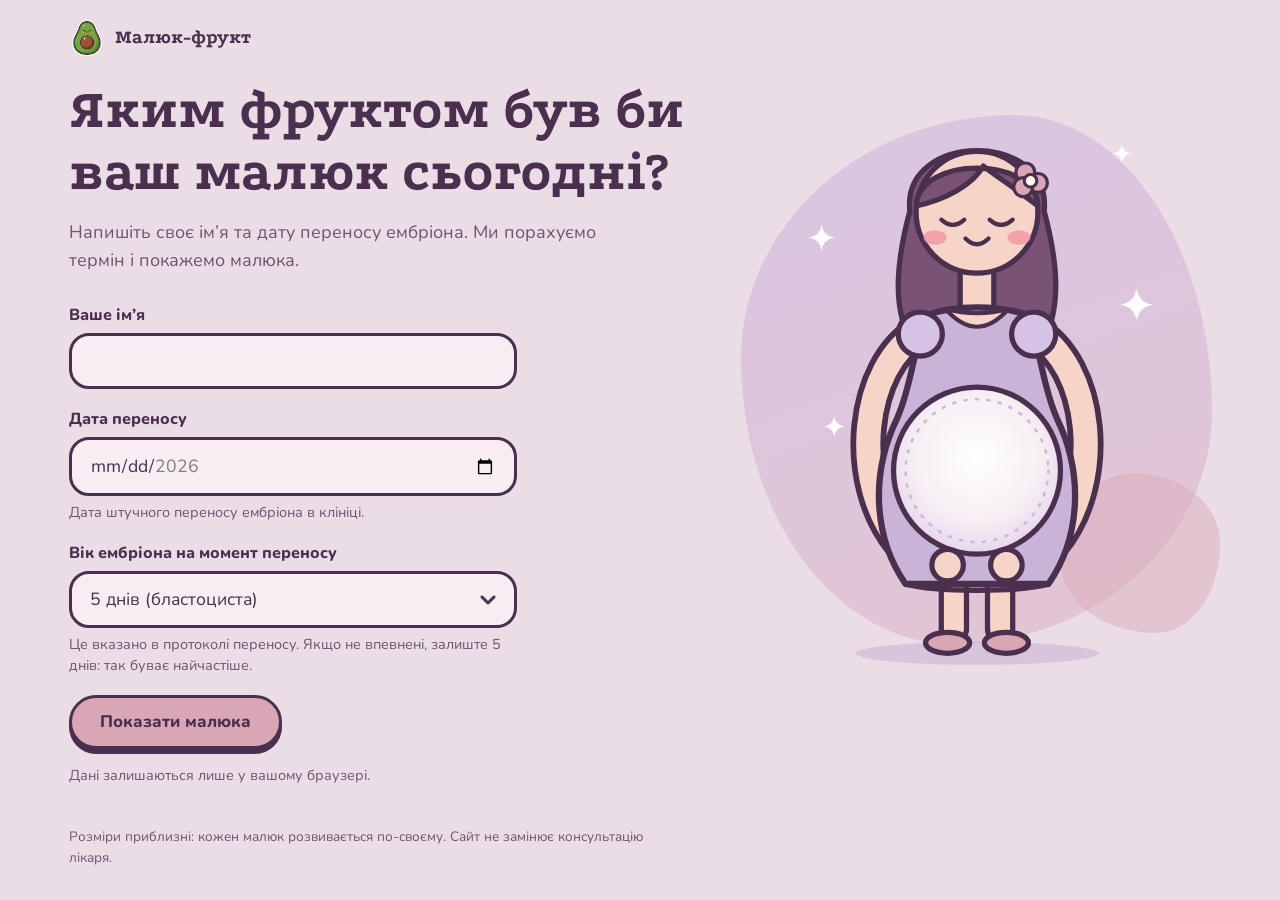
<file: index.html>
<!doctype html>
<html lang="uk">
<head>
  <meta charset="utf-8">
  <meta name="viewport" content="width=device-width, initial-scale=1">
  <meta name="theme-color" content="#EADDE6">
  <meta name="description" content="Вкажіть дату переносу ембріона та дізнайтеся, на який фрукт сьогодні схожий ваш малюк.">
  <title>Малюк-фрукт</title>
  <link rel="icon" href="fruits/week-16.webp">
  <link rel="preconnect" href="https://fonts.googleapis.com">
  <link rel="preconnect" href="https://fonts.gstatic.com" crossorigin>
  <link href="https://fonts.googleapis.com/css2?family=Nunito:wght@400;600;700;800&family=Podkova:wght@600;800&display=swap" rel="stylesheet">
  <link rel="stylesheet" href="style.css?v=12">
</head>
<body>
  <div class="page">
    <header class="top">
      <img src="fruits/week-16.webp" alt="" width="36" height="36">
      <span>Малюк-фрукт</span>
    </header>

    <main class="stage" id="stage" data-screen="form">
      <section class="copy">
        <!-- Екран 1: реєстрація -->
        <div id="screen-form">
          <h1>Яким фруктом був би ваш малюк сьогодні?</h1>
          <p class="lead">Напишіть своє ім’я та дату переносу ембріона. Ми порахуємо термін і покажемо малюка.</p>

          <form id="form" novalidate>
            <div class="field">
              <label for="name">Ваше ім’я</label>
              <input id="name" name="name" type="text" maxlength="30" autocomplete="given-name" aria-describedby="name-error" required>
              <p class="error" id="name-error" role="alert"></p>
            </div>
            <div class="field">
              <label for="date">Дата переносу</label>
              <input id="date" name="date" type="date" aria-describedby="date-hint date-error" required>
              <p class="hint" id="date-hint">Дата штучного переносу ембріона в клініці.</p>
              <p class="error" id="date-error" role="alert"></p>
            </div>
            <div class="field">
              <label for="day">Вік ембріона на момент переносу</label>
              <select id="day" name="day" aria-describedby="day-hint">
                <option value="5" selected>5 днів (бластоциста)</option>
                <option value="3">3 дні</option>
                <option value="6">6 днів</option>
              </select>
              <p class="hint" id="day-hint">Це вказано в протоколі переносу. Якщо не впевнені, залиште 5 днів: так буває найчастіше.</p>
            </div>
            <button class="btn btn--primary" type="submit">Показати малюка</button>
            <p class="hint hint--privacy">Дані залишаються лише у вашому браузері.</p>
          </form>
        </div>

        <!-- Екран 2: результат -->
        <div id="screen-result" hidden>
          <h1 id="result-title" tabindex="-1" aria-live="polite"></h1>
          <p class="lead" id="result-sub"></p>

          <dl class="facts" id="facts">
            <div class="fact">
              <dt>Довжина</dt>
              <dd id="fact-height"></dd>
            </div>
            <div class="fact">
              <dt>Вага</dt>
              <dd id="fact-weight"></dd>
            </div>
          </dl>

          <div class="progress" id="progress" role="group" aria-label="Прогрес вагітності">
            <svg class="ring" viewBox="0 0 72 72" aria-hidden="true">
              <circle class="ring__track" cx="36" cy="36" r="30"/>
              <circle class="ring__bar" id="ring-bar" cx="36" cy="36" r="30"/>
              <text class="ring__text" id="ring-text" x="36" y="41" text-anchor="middle"></text>
            </svg>
            <div>
              <p class="progress__title" id="progress-title"></p>
              <p class="progress__sub" id="progress-sub"></p>
            </div>
          </div>

          <p class="story" id="result-fact"></p>
          <p class="due" id="result-due"></p>

          <div class="actions">
            <button class="btn btn--primary" type="button" id="share">Поділитися малюком</button>
            <button class="btn btn--ghost" type="button" id="back-today" hidden>Повернутися до поточного тижня</button>
            <button class="btn btn--ghost" type="button" id="edit">Змінити дані</button>
          </div>
          <p class="hint" id="share-status" role="status"></p>
        </div>
      </section>

      <figure class="figure" aria-label="Малюнок: майбутня мама, у животику в неї малюк у вигляді фрукта">
        <div class="figure__blob figure__blob--a"></div>
        <div class="figure__blob figure__blob--b"></div>

        <svg class="mom" viewBox="0 0 400 560" role="img" aria-label="Мультяшна майбутня мама, що обіймає животик" xmlns="http://www.w3.org/2000/svg">
          <defs>
            <radialGradient id="glow" cx="50%" cy="42%" r="62%">
              <stop offset="0" stop-color="#FFFFFF"/>
              <stop offset=".65" stop-color="#F6EEF3"/>
              <stop offset="1" stop-color="#E4D2EC"/>
            </radialGradient>
            <path id="spark" d="M0-14Q1.5-1.5 14 0Q1.5 1.5 0 14Q-1.5 1.5-14 0Q-1.5-1.5 0-14Z"/>
          </defs>

          <g stroke-linejoin="round" stroke-linecap="round">
            <ellipse cx="200" cy="546" rx="116" ry="11" fill="#C9B3D6" opacity=".55"/>

            <!-- ноги и туфли -->
            <rect x="166" y="470" width="24" height="64" rx="11" fill="#F6D5C8" stroke="#4A2F4F" stroke-width="5"/>
            <rect x="210" y="470" width="24" height="64" rx="11" fill="#F6D5C8" stroke="#4A2F4F" stroke-width="5"/>
            <ellipse cx="172" cy="536" rx="21" ry="10" fill="#D9A6B5" stroke="#4A2F4F" stroke-width="5"/>
            <ellipse cx="228" cy="536" rx="21" ry="10" fill="#D9A6B5" stroke="#4A2F4F" stroke-width="5"/>

            <!-- волосся ззаду -->
            <path d="M136 125C128 48 272 48 264 125C276 170 282 215 262 252C240 264 160 264 138 252C118 215 124 170 136 125Z" fill="#7A5275" stroke="#4A2F4F" stroke-width="5"/>

            <!-- шея -->
            <path d="M184 168L184 222C194 232 206 232 216 222L216 168Z" fill="#F6D5C8" stroke="#4A2F4F" stroke-width="5"/>

            <!-- руки (под платьем) -->
            <path d="M146 240C90 272 78 382 128 442C142 458 158 464 172 462" fill="none" stroke="#4A2F4F" stroke-width="34"/>
            <path d="M254 240C310 272 322 382 272 442C258 458 242 464 228 462" fill="none" stroke="#4A2F4F" stroke-width="34"/>
            <path d="M146 240C90 272 78 382 128 442C142 458 158 464 172 462" fill="none" stroke="#F6D5C8" stroke-width="23"/>
            <path d="M254 240C310 272 322 382 272 442C258 458 242 464 228 462" fill="none" stroke="#F6D5C8" stroke-width="23"/>

            <!-- платье -->
            <path d="M152 224C178 214 222 214 248 224C262 262 262 290 276 322C304 380 296 440 268 480L132 480C104 440 96 380 124 322C138 290 138 262 152 224Z" fill="#C9B3D6" stroke="#4A2F4F" stroke-width="6"/>
            <path d="M132 480C160 488 240 488 268 480" fill="none" stroke="#4A2F4F" stroke-width="5"/>
            <!-- виріз -->
            <path d="M170 218Q200 252 230 218Q200 226 170 218Z" fill="#F6D5C8" stroke="#4A2F4F" stroke-width="4"/>

            <!-- рукава-фонарики -->
            <circle cx="146" cy="242" r="21" fill="#D6C2E2" stroke="#4A2F4F" stroke-width="5"/>
            <circle cx="254" cy="242" r="21" fill="#D6C2E2" stroke="#4A2F4F" stroke-width="5"/>

            <!-- віконце на животику -->
            <circle cx="200" cy="372" r="82" fill="#4A2F4F"/>
            <circle cx="200" cy="372" r="77" fill="url(#glow)"/>
            <circle cx="200" cy="372" r="68" fill="none" stroke="#C9B3D6" stroke-width="2.5" stroke-dasharray="2 9" opacity=".9"/>

            <!-- руки-ладони поверх -->
            <circle cx="172" cy="462" r="15" fill="#F6D5C8" stroke="#4A2F4F" stroke-width="5"/>
            <circle cx="228" cy="462" r="15" fill="#F6D5C8" stroke="#4A2F4F" stroke-width="5"/>

            <!-- голова -->
            <circle cx="200" cy="126" r="58" fill="#F6D5C8" stroke="#4A2F4F" stroke-width="5"/>
            <path d="M142 120C144 72 256 72 258 120C240 106 222 94 206 82C196 100 170 114 142 120Z" fill="#7A5275" stroke="#4A2F4F" stroke-width="5"/>
            <!-- цветок в волосах -->
            <g stroke="#4A2F4F" stroke-width="3">
              <circle cx="246" cy="88" r="9" fill="#D9A6B5"/>
              <circle cx="258" cy="98" r="9" fill="#D9A6B5"/>
              <circle cx="244" cy="102" r="9" fill="#D9A6B5"/>
              <circle cx="251" cy="96" r="6" fill="#FFF8E6"/>
            </g>
            <!-- лицо -->
            <path d="M166 133Q177 143 188 133" fill="none" stroke="#4A2F4F" stroke-width="4"/>
            <path d="M212 133Q223 143 234 133" fill="none" stroke="#4A2F4F" stroke-width="4"/>
            <path d="M189 151Q200 162 211 151" fill="none" stroke="#4A2F4F" stroke-width="4"/>
            <ellipse cx="160" cy="150" rx="11" ry="7" fill="#F28FA0" opacity=".75" stroke="none"/>
            <ellipse cx="240" cy="150" rx="11" ry="7" fill="#F28FA0" opacity=".75" stroke="none"/>
          </g>

          <g fill="#FFFFFF" opacity=".95">
            <g transform="translate(52 150) scale(.9)"><use class="spark" href="#spark"/></g>
            <g transform="translate(352 214) scale(1.15)"><use class="spark spark--2" href="#spark"/></g>
            <g transform="translate(64 330) scale(.7)"><use class="spark spark--3" href="#spark"/></g>
            <g transform="translate(338 70) scale(.65)"><use class="spark spark--4" href="#spark"/></g>
          </g>
        </svg>

        <div class="window" aria-hidden="true">
          <img id="fruit" alt="" width="512" height="512" decoding="async">
        </div>

        <button class="arrow arrow--prev" id="prev" type="button" aria-label="Попередній тиждень" hidden>
          <svg viewBox="0 0 24 24" aria-hidden="true"><path d="M15 4 7 12l8 8"/></svg>
        </button>
        <button class="arrow arrow--next" id="next" type="button" aria-label="Наступний тиждень" hidden>
          <svg viewBox="0 0 24 24" aria-hidden="true"><path d="m9 4 8 8-8 8"/></svg>
        </button>
      </figure>
    </main>

    <!-- Найближчі події -->
    <section class="upcoming" id="upcoming" hidden aria-labelledby="upcoming-title">
      <h2 id="upcoming-title">Найближчі події</h2>
      <ul class="events" id="events"></ul>
      <p class="hint">Дати орієнтовні й пораховані від переносу. Точні терміни призначає ваш лікар.</p>
    </section>

    <!-- Шкала тижнів -->
    <section class="timeline" id="timeline" hidden aria-labelledby="timeline-title">
      <h2 id="timeline-title">Натисніть на тиждень, щоб побачити, яким малюк був або буде</h2>
      <ol class="weeks" id="weeks"></ol>
      <div class="weeks-ends"><span>4-й тиждень</span><span>40-й тиждень</span></div>
    </section>

    <footer class="foot">
      Розміри приблизні: кожен малюк розвивається по-своєму. Сайт не замінює консультацію лікаря.
    </footer>
  </div>

  <noscript><p style="padding:24px">Для роботи сайту потрібен JavaScript.</p></noscript>
  <script src="app.js?v=12"></script>
</body>
</html>
</file>
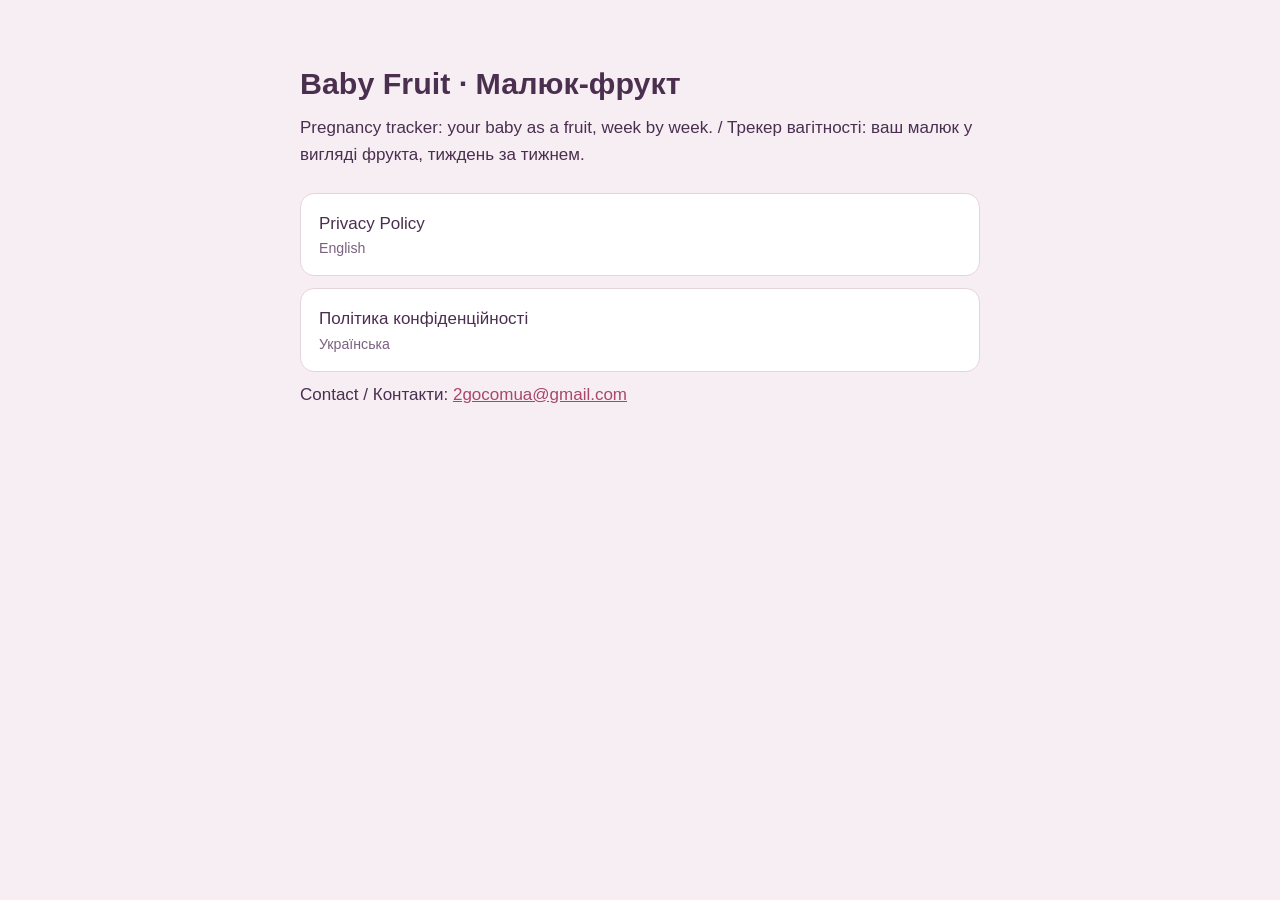
<file: legal/index.html>
<!doctype html>
<html lang="en">
<head>
<meta charset="utf-8">
<meta name="viewport" content="width=device-width, initial-scale=1">
<title>Baby Fruit</title>
<link rel="stylesheet" href="style.css">
</head>
<body>
<nav></nav>
<main>
<h1>Baby Fruit · Малюк-фрукт</h1>
<p>Pregnancy tracker: your baby as a fruit, week by week. / Трекер вагітності: ваш малюк у вигляді фрукта, тиждень за тижнем.</p>
<div class="cards">
<a class="card" href="privacy/en/">Privacy Policy<small>English</small></a>
<a class="card" href="privacy/uk/">Політика конфіденційності<small>Українська</small></a>
</div>
<p>Contact / Контакти: <a href="mailto:2gocomua@gmail.com">2gocomua@gmail.com</a></p>
</main>
</body>
</html>
</file>
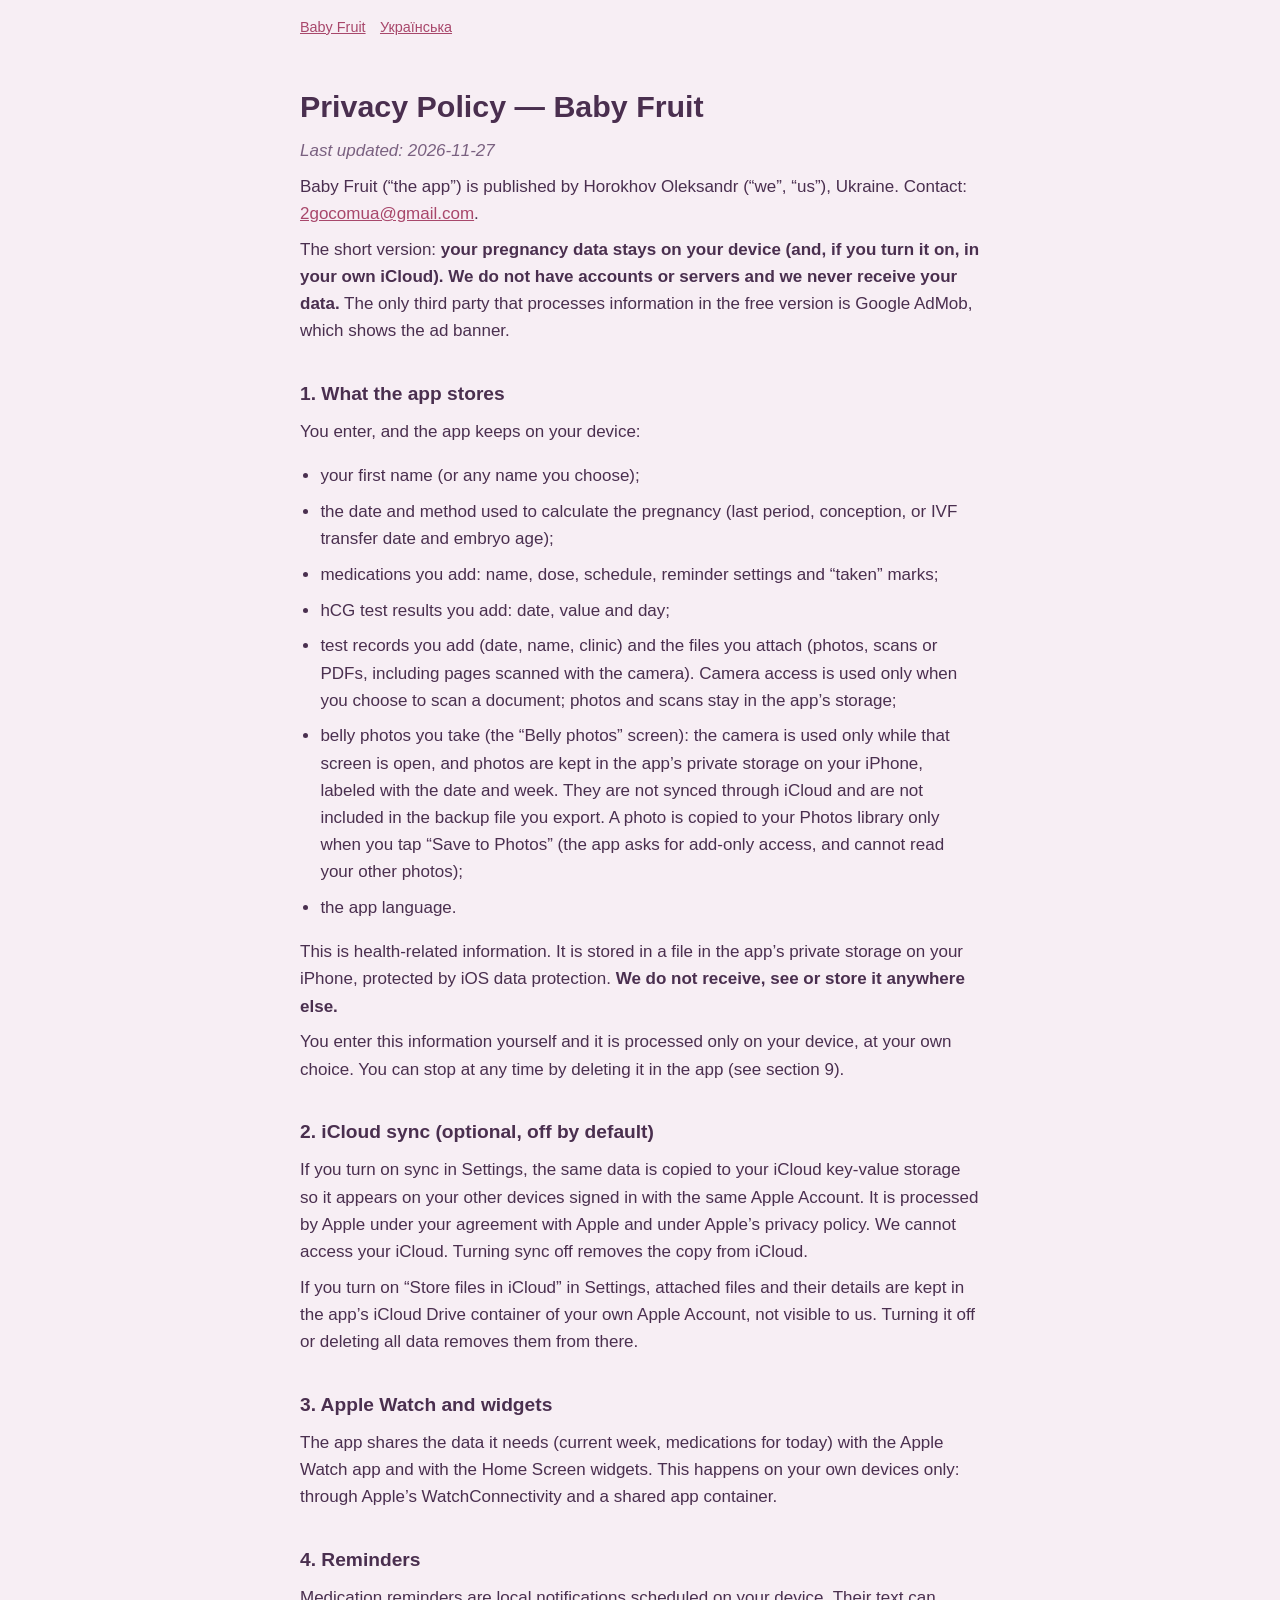
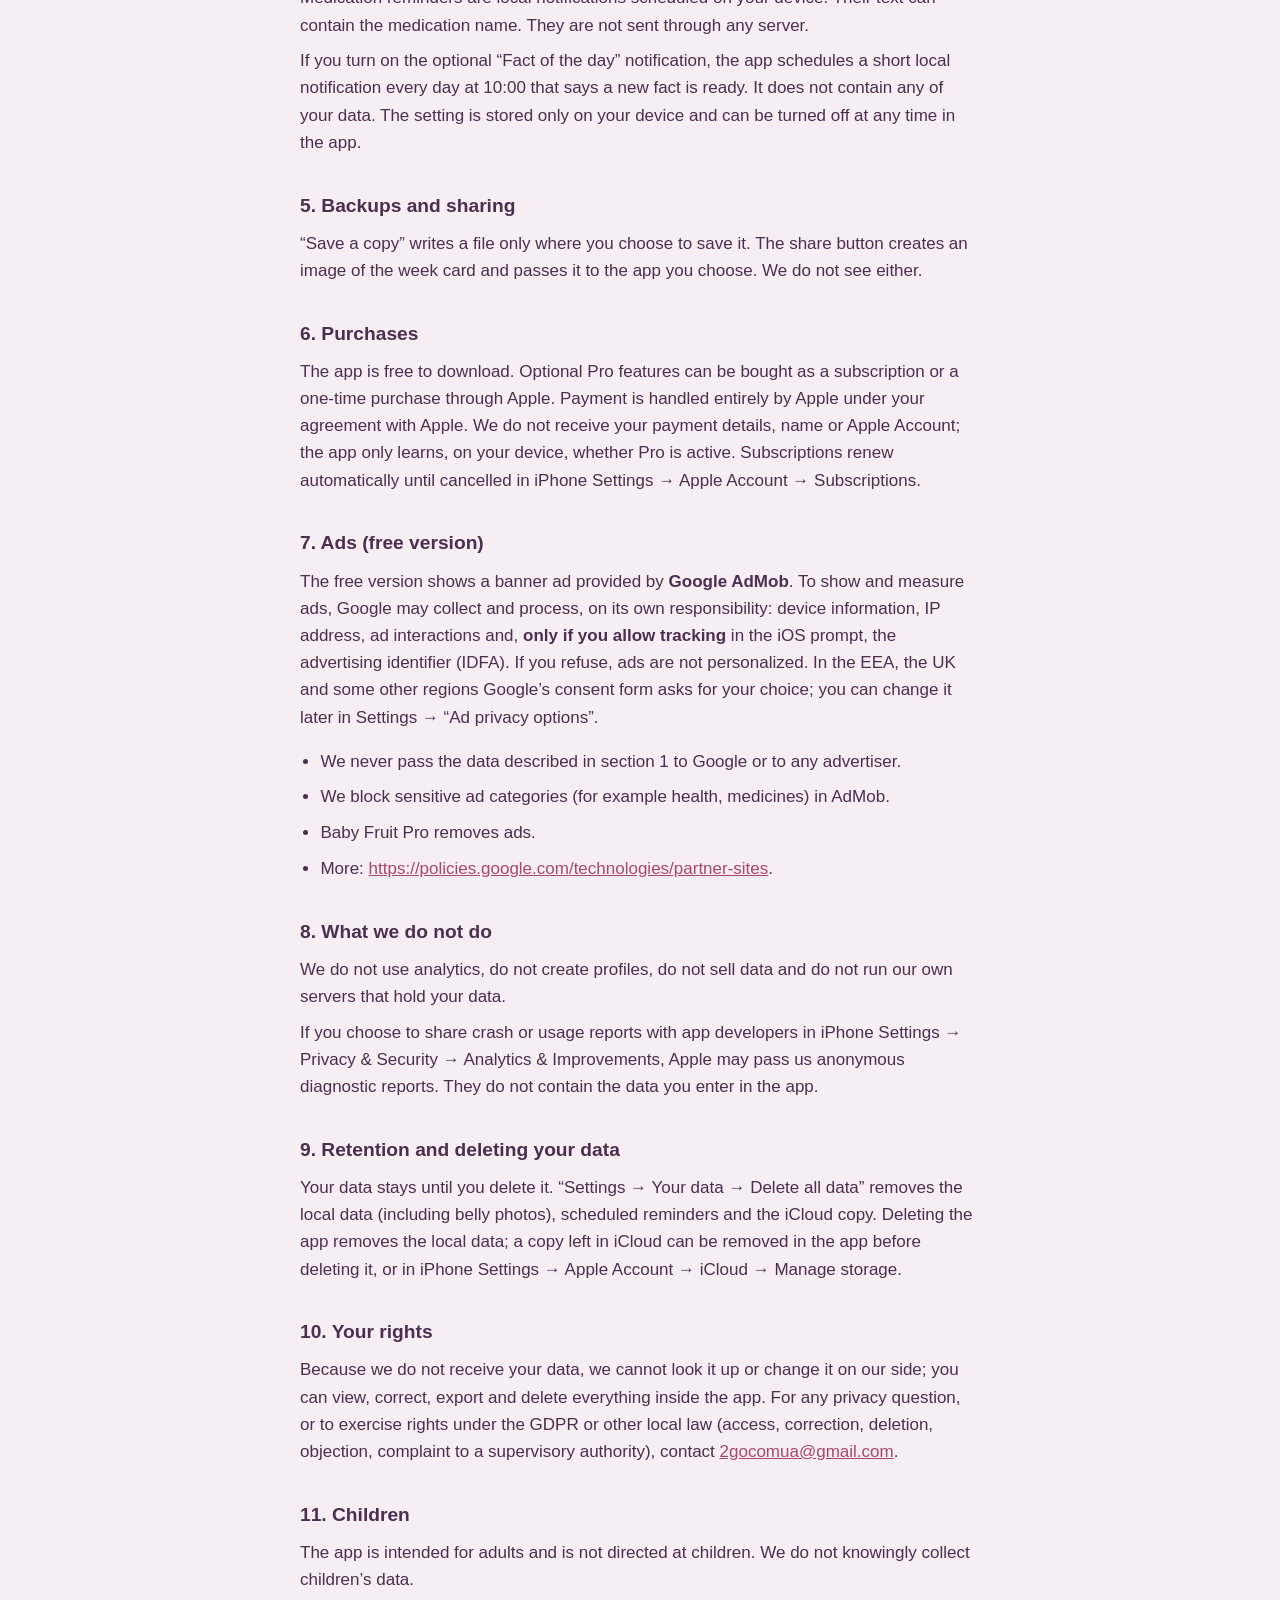
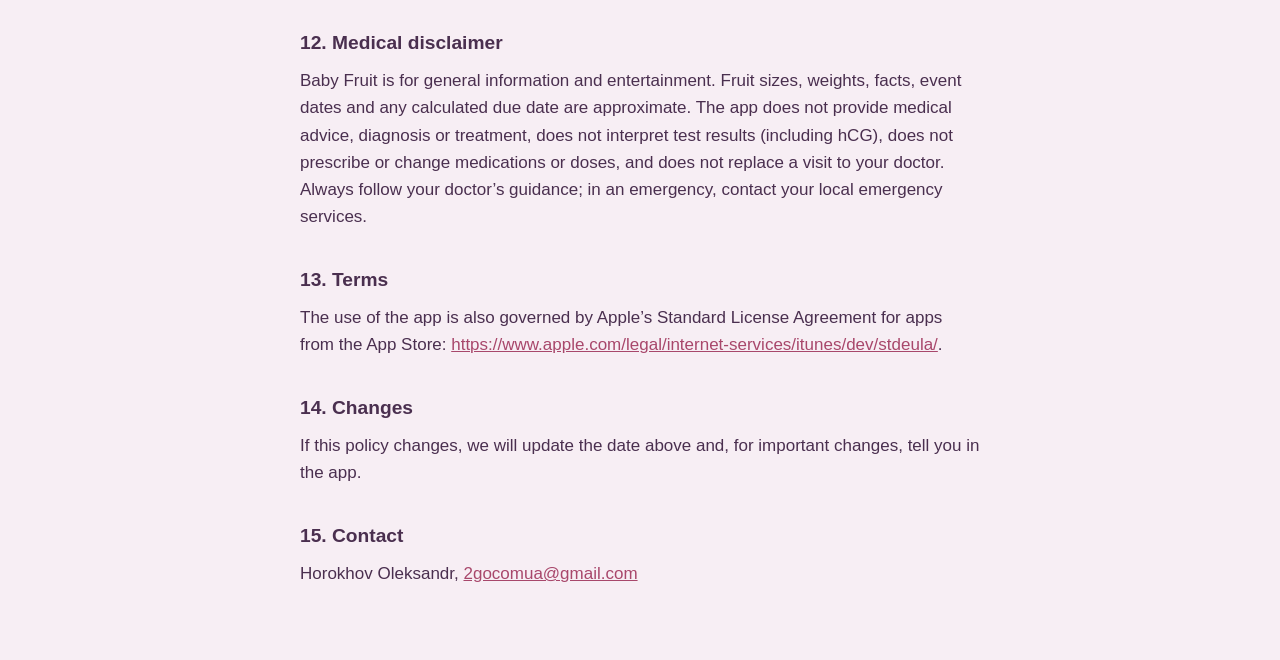
<file: legal/privacy/en/index.html>
<!doctype html>
<html lang="en">
<head>
<meta charset="utf-8">
<meta name="viewport" content="width=device-width, initial-scale=1">
<title>Privacy Policy — Baby Fruit</title>
<link rel="stylesheet" href="../../style.css">
</head>
<body>
<nav><a href="../../">Baby Fruit</a><a href="../../privacy/uk/">Українська</a></nav>
<main>
<h1>Privacy Policy — Baby Fruit</h1>
<p><em>Last updated: 2026-11-27</em></p>
<p>Baby Fruit (“the app”) is published by Horokhov Oleksandr (“we”, “us”), Ukraine. Contact: <a href="mailto:2gocomua@gmail.com">2gocomua@gmail.com</a>.</p>
<p>The short version: <strong>your pregnancy data stays on your device (and, if you turn it on, in your own iCloud). We do not have accounts or servers and we never receive your data.</strong> The only third party that processes information in the free version is Google AdMob, which shows the ad banner.</p>
<h2>1. What the app stores</h2>
<p>You enter, and the app keeps on your device:</p>
<ul><li>your first name (or any name you choose);</li><li>the date and method used to calculate the pregnancy (last period, conception, or IVF transfer date and embryo age);</li><li>medications you add: name, dose, schedule, reminder settings and “taken” marks;</li><li>hCG test results you add: date, value and day;</li><li>test records you add (date, name, clinic) and the files you attach (photos, scans or PDFs, including pages scanned with the camera). Camera access is used only when you choose to scan a document; photos and scans stay in the app’s storage;</li><li>belly photos you take (the “Belly photos” screen): the camera is used only while that screen is open, and photos are kept in the app’s private storage on your iPhone, labeled with the date and week. They are not synced through iCloud and are not included in the backup file you export. A photo is copied to your Photos library only when you tap “Save to Photos” (the app asks for add-only access, and cannot read your other photos);</li><li>the app language.</li></ul>
<p>This is health-related information. It is stored in a file in the app’s private storage on your iPhone, protected by iOS data protection. <strong>We do not receive, see or store it anywhere else.</strong></p>
<p>You enter this information yourself and it is processed only on your device, at your own choice. You can stop at any time by deleting it in the app (see section 9).</p>
<h2>2. iCloud sync (optional, off by default)</h2>
<p>If you turn on sync in Settings, the same data is copied to your iCloud key-value storage so it appears on your other devices signed in with the same Apple Account. It is processed by Apple under your agreement with Apple and under Apple’s privacy policy. We cannot access your iCloud. Turning sync off removes the copy from iCloud.</p>
<p>If you turn on “Store files in iCloud” in Settings, attached files and their details are kept in the app’s iCloud Drive container of your own Apple Account, not visible to us. Turning it off or deleting all data removes them from there.</p>
<h2>3. Apple Watch and widgets</h2>
<p>The app shares the data it needs (current week, medications for today) with the Apple Watch app and with the Home Screen widgets. This happens on your own devices only: through Apple’s WatchConnectivity and a shared app container.</p>
<h2>4. Reminders</h2>
<p>Medication reminders are local notifications scheduled on your device. Their text can contain the medication name. They are not sent through any server.</p>
<p>If you turn on the optional “Fact of the day” notification, the app schedules a short local notification every day at 10:00 that says a new fact is ready. It does not contain any of your data. The setting is stored only on your device and can be turned off at any time in the app.</p>
<h2>5. Backups and sharing</h2>
<p>“Save a copy” writes a file only where you choose to save it. The share button creates an image of the week card and passes it to the app you choose. We do not see either.</p>
<h2>6. Purchases</h2>
<p>The app is free to download. Optional Pro features can be bought as a subscription or a one-time purchase through Apple. Payment is handled entirely by Apple under your agreement with Apple. We do not receive your payment details, name or Apple Account; the app only learns, on your device, whether Pro is active. Subscriptions renew automatically until cancelled in iPhone Settings → Apple Account → Subscriptions.</p>
<h2>7. Ads (free version)</h2>
<p>The free version shows a banner ad provided by <strong>Google AdMob</strong>. To show and measure ads, Google may collect and process, on its own responsibility: device information, IP address, ad interactions and, <strong>only if you allow tracking</strong> in the iOS prompt, the advertising identifier (IDFA). If you refuse, ads are not personalized. In the EEA, the UK and some other regions Google’s consent form asks for your choice; you can change it later in Settings → “Ad privacy options”.</p>
<ul><li>We never pass the data described in section 1 to Google or to any advertiser.</li><li>We block sensitive ad categories (for example health, medicines) in AdMob.</li><li>Baby Fruit Pro removes ads.</li><li>More: <a href="https://policies.google.com/technologies/partner-sites">https://policies.google.com/technologies/partner-sites</a>.</li></ul>
<h2>8. What we do not do</h2>
<p>We do not use analytics, do not create profiles, do not sell data and do not run our own servers that hold your data.</p>
<p>If you choose to share crash or usage reports with app developers in iPhone Settings → Privacy &amp; Security → Analytics &amp; Improvements, Apple may pass us anonymous diagnostic reports. They do not contain the data you enter in the app.</p>
<h2>9. Retention and deleting your data</h2>
<p>Your data stays until you delete it. “Settings → Your data → Delete all data” removes the local data (including belly photos), scheduled reminders and the iCloud copy. Deleting the app removes the local data; a copy left in iCloud can be removed in the app before deleting it, or in iPhone Settings → Apple Account → iCloud → Manage storage.</p>
<h2>10. Your rights</h2>
<p>Because we do not receive your data, we cannot look it up or change it on our side; you can view, correct, export and delete everything inside the app. For any privacy question, or to exercise rights under the GDPR or other local law (access, correction, deletion, objection, complaint to a supervisory authority), contact <a href="mailto:2gocomua@gmail.com">2gocomua@gmail.com</a>.</p>
<h2>11. Children</h2>
<p>The app is intended for adults and is not directed at children. We do not knowingly collect children’s data.</p>
<h2>12. Medical disclaimer</h2>
<p>Baby Fruit is for general information and entertainment. Fruit sizes, weights, facts, event dates and any calculated due date are approximate. The app does not provide medical advice, diagnosis or treatment, does not interpret test results (including hCG), does not prescribe or change medications or doses, and does not replace a visit to your doctor. Always follow your doctor’s guidance; in an emergency, contact your local emergency services.</p>
<h2>13. Terms</h2>
<p>The use of the app is also governed by Apple’s Standard License Agreement for apps from the App Store: <a href="https://www.apple.com/legal/internet-services/itunes/dev/stdeula/">https://www.apple.com/legal/internet-services/itunes/dev/stdeula/</a>.</p>
<h2>14. Changes</h2>
<p>If this policy changes, we will update the date above and, for important changes, tell you in the app.</p>
<h2>15. Contact</h2>
<p>Horokhov Oleksandr, <a href="mailto:2gocomua@gmail.com">2gocomua@gmail.com</a></p>
</main>
</body>
</html>
</file>
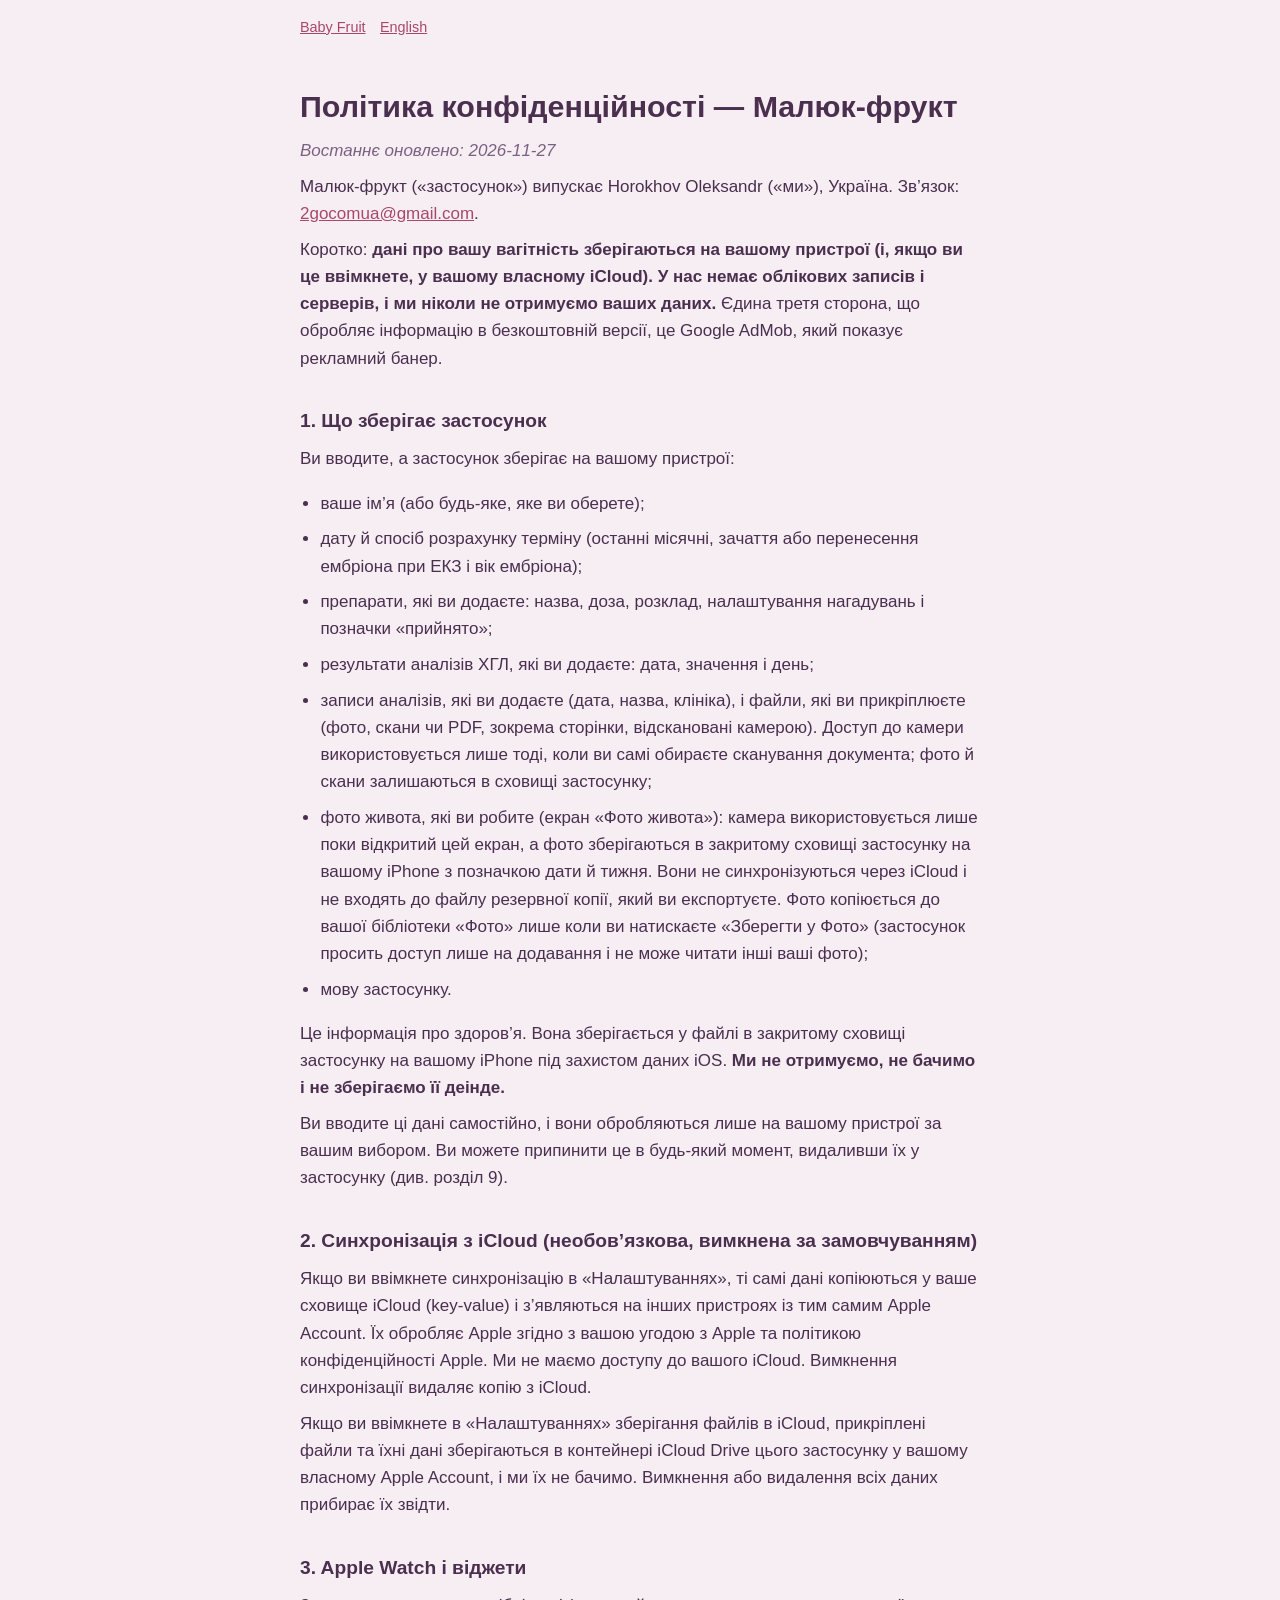
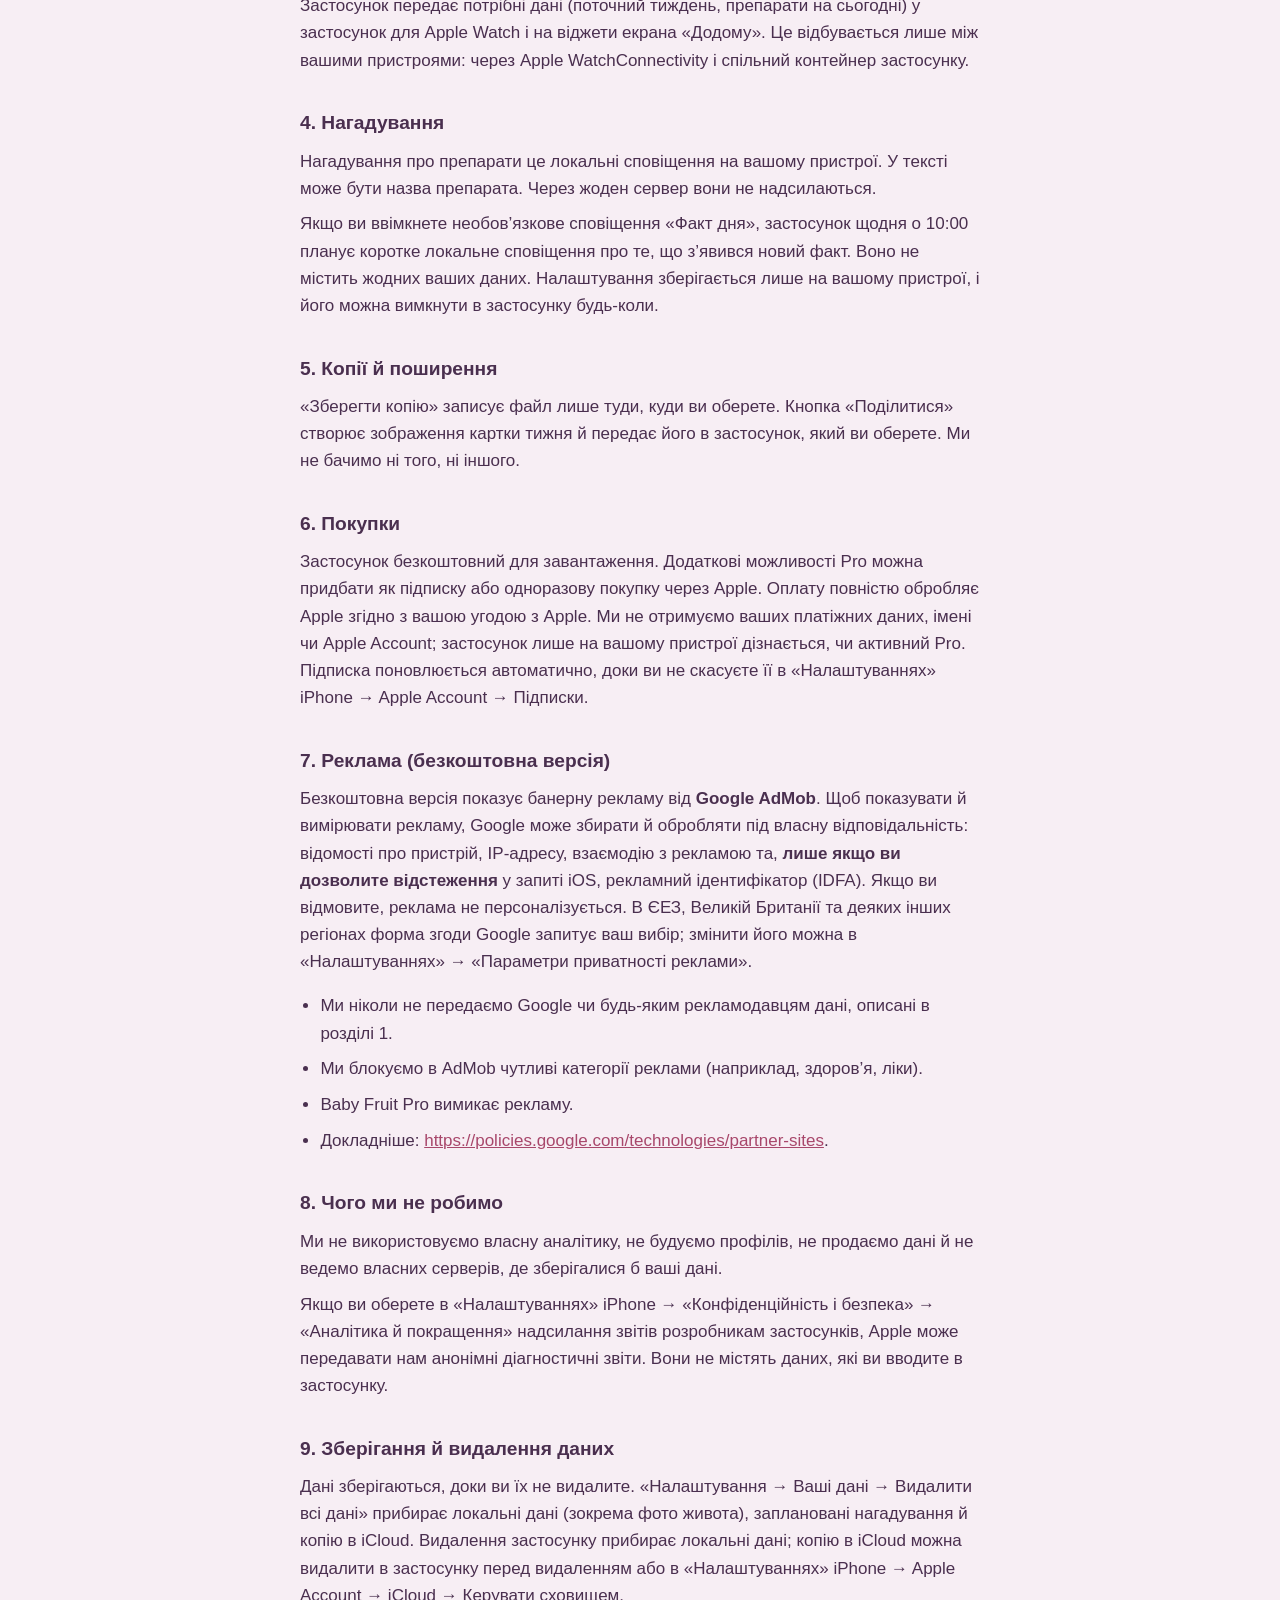
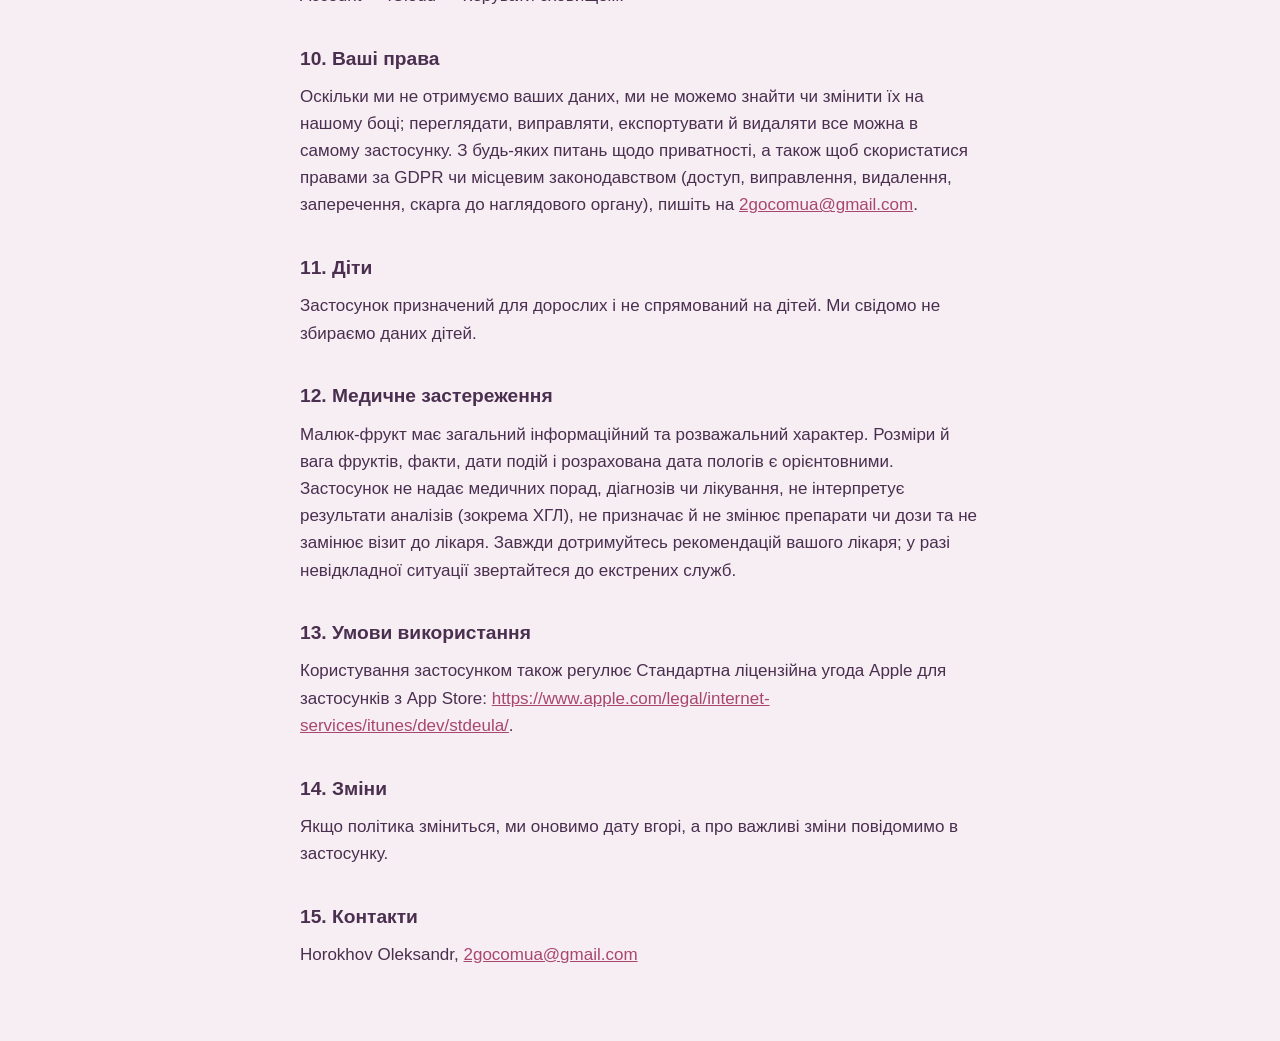
<file: legal/privacy/uk/index.html>
<!doctype html>
<html lang="uk">
<head>
<meta charset="utf-8">
<meta name="viewport" content="width=device-width, initial-scale=1">
<title>Політика конфіденційності — Малюк-фрукт</title>
<link rel="stylesheet" href="../../style.css">
</head>
<body>
<nav><a href="../../">Baby Fruit</a><a href="../../privacy/en/">English</a></nav>
<main>
<h1>Політика конфіденційності — Малюк-фрукт</h1>
<p><em>Востаннє оновлено: 2026-11-27</em></p>
<p>Малюк-фрукт («застосунок») випускає Horokhov Oleksandr («ми»), Україна. Зв’язок: <a href="mailto:2gocomua@gmail.com">2gocomua@gmail.com</a>.</p>
<p>Коротко: <strong>дані про вашу вагітність зберігаються на вашому пристрої (і, якщо ви це ввімкнете, у вашому власному iCloud). У нас немає облікових записів і серверів, і ми ніколи не отримуємо ваших даних.</strong> Єдина третя сторона, що обробляє інформацію в безкоштовній версії, це Google AdMob, який показує рекламний банер.</p>
<h2>1. Що зберігає застосунок</h2>
<p>Ви вводите, а застосунок зберігає на вашому пристрої:</p>
<ul><li>ваше ім’я (або будь-яке, яке ви оберете);</li><li>дату й спосіб розрахунку терміну (останні місячні, зачаття або перенесення ембріона при ЕКЗ і вік ембріона);</li><li>препарати, які ви додаєте: назва, доза, розклад, налаштування нагадувань і позначки «прийнято»;</li><li>результати аналізів ХГЛ, які ви додаєте: дата, значення і день;</li><li>записи аналізів, які ви додаєте (дата, назва, клініка), і файли, які ви прикріплюєте (фото, скани чи PDF, зокрема сторінки, відскановані камерою). Доступ до камери використовується лише тоді, коли ви самі обираєте сканування документа; фото й скани залишаються в сховищі застосунку;</li><li>фото живота, які ви робите (екран «Фото живота»): камера використовується лише поки відкритий цей екран, а фото зберігаються в закритому сховищі застосунку на вашому iPhone з позначкою дати й тижня. Вони не синхронізуються через iCloud і не входять до файлу резервної копії, який ви експортуєте. Фото копіюється до вашої бібліотеки «Фото» лише коли ви натискаєте «Зберегти у Фото» (застосунок просить доступ лише на додавання і не може читати інші ваші фото);</li><li>мову застосунку.</li></ul>
<p>Це інформація про здоров’я. Вона зберігається у файлі в закритому сховищі застосунку на вашому iPhone під захистом даних iOS. <strong>Ми не отримуємо, не бачимо і не зберігаємо її деінде.</strong></p>
<p>Ви вводите ці дані самостійно, і вони обробляються лише на вашому пристрої за вашим вибором. Ви можете припинити це в будь-який момент, видаливши їх у застосунку (див. розділ 9).</p>
<h2>2. Синхронізація з iCloud (необов’язкова, вимкнена за замовчуванням)</h2>
<p>Якщо ви ввімкнете синхронізацію в «Налаштуваннях», ті самі дані копіюються у ваше сховище iCloud (key-value) і з’являються на інших пристроях із тим самим Apple Account. Їх обробляє Apple згідно з вашою угодою з Apple та політикою конфіденційності Apple. Ми не маємо доступу до вашого iCloud. Вимкнення синхронізації видаляє копію з iCloud.</p>
<p>Якщо ви ввімкнете в «Налаштуваннях» зберігання файлів в iCloud, прикріплені файли та їхні дані зберігаються в контейнері iCloud Drive цього застосунку у вашому власному Apple Account, і ми їх не бачимо. Вимкнення або видалення всіх даних прибирає їх звідти.</p>
<h2>3. Apple Watch і віджети</h2>
<p>Застосунок передає потрібні дані (поточний тиждень, препарати на сьогодні) у застосунок для Apple Watch і на віджети екрана «Додому». Це відбувається лише між вашими пристроями: через Apple WatchConnectivity і спільний контейнер застосунку.</p>
<h2>4. Нагадування</h2>
<p>Нагадування про препарати це локальні сповіщення на вашому пристрої. У тексті може бути назва препарата. Через жоден сервер вони не надсилаються.</p>
<p>Якщо ви ввімкнете необов’язкове сповіщення «Факт дня», застосунок щодня о 10:00 планує коротке локальне сповіщення про те, що з’явився новий факт. Воно не містить жодних ваших даних. Налаштування зберігається лише на вашому пристрої, і його можна вимкнути в застосунку будь-коли.</p>
<h2>5. Копії й поширення</h2>
<p>«Зберегти копію» записує файл лише туди, куди ви оберете. Кнопка «Поділитися» створює зображення картки тижня й передає його в застосунок, який ви оберете. Ми не бачимо ні того, ні іншого.</p>
<h2>6. Покупки</h2>
<p>Застосунок безкоштовний для завантаження. Додаткові можливості Pro можна придбати як підписку або одноразову покупку через Apple. Оплату повністю обробляє Apple згідно з вашою угодою з Apple. Ми не отримуємо ваших платіжних даних, імені чи Apple Account; застосунок лише на вашому пристрої дізнається, чи активний Pro. Підписка поновлюється автоматично, доки ви не скасуєте її в «Налаштуваннях» iPhone → Apple Account → Підписки.</p>
<h2>7. Реклама (безкоштовна версія)</h2>
<p>Безкоштовна версія показує банерну рекламу від <strong>Google AdMob</strong>. Щоб показувати й вимірювати рекламу, Google може збирати й обробляти під власну відповідальність: відомості про пристрій, IP-адресу, взаємодію з рекламою та, <strong>лише якщо ви дозволите відстеження</strong> у запиті iOS, рекламний ідентифікатор (IDFA). Якщо ви відмовите, реклама не персоналізується. В ЄЕЗ, Великій Британії та деяких інших регіонах форма згоди Google запитує ваш вибір; змінити його можна в «Налаштуваннях» → «Параметри приватності реклами».</p>
<ul><li>Ми ніколи не передаємо Google чи будь-яким рекламодавцям дані, описані в розділі 1.</li><li>Ми блокуємо в AdMob чутливі категорії реклами (наприклад, здоров’я, ліки).</li><li>Baby Fruit Pro вимикає рекламу.</li><li>Докладніше: <a href="https://policies.google.com/technologies/partner-sites">https://policies.google.com/technologies/partner-sites</a>.</li></ul>
<h2>8. Чого ми не робимо</h2>
<p>Ми не використовуємо власну аналітику, не будуємо профілів, не продаємо дані й не ведемо власних серверів, де зберігалися б ваші дані.</p>
<p>Якщо ви оберете в «Налаштуваннях» iPhone → «Конфіденційність і безпека» → «Аналітика й покращення» надсилання звітів розробникам застосунків, Apple може передавати нам анонімні діагностичні звіти. Вони не містять даних, які ви вводите в застосунку.</p>
<h2>9. Зберігання й видалення даних</h2>
<p>Дані зберігаються, доки ви їх не видалите. «Налаштування → Ваші дані → Видалити всі дані» прибирає локальні дані (зокрема фото живота), заплановані нагадування й копію в iCloud. Видалення застосунку прибирає локальні дані; копію в iCloud можна видалити в застосунку перед видаленням або в «Налаштуваннях» iPhone → Apple Account → iCloud → Керувати сховищем.</p>
<h2>10. Ваші права</h2>
<p>Оскільки ми не отримуємо ваших даних, ми не можемо знайти чи змінити їх на нашому боці; переглядати, виправляти, експортувати й видаляти все можна в самому застосунку. З будь-яких питань щодо приватності, а також щоб скористатися правами за GDPR чи місцевим законодавством (доступ, виправлення, видалення, заперечення, скарга до наглядового органу), пишіть на <a href="mailto:2gocomua@gmail.com">2gocomua@gmail.com</a>.</p>
<h2>11. Діти</h2>
<p>Застосунок призначений для дорослих і не спрямований на дітей. Ми свідомо не збираємо даних дітей.</p>
<h2>12. Медичне застереження</h2>
<p>Малюк-фрукт має загальний інформаційний та розважальний характер. Розміри й вага фруктів, факти, дати подій і розрахована дата пологів є орієнтовними. Застосунок не надає медичних порад, діагнозів чи лікування, не інтерпретує результати аналізів (зокрема ХГЛ), не призначає й не змінює препарати чи дози та не замінює візит до лікаря. Завжди дотримуйтесь рекомендацій вашого лікаря; у разі невідкладної ситуації звертайтеся до екстрених служб.</p>
<h2>13. Умови використання</h2>
<p>Користування застосунком також регулює Стандартна ліцензійна угода Apple для застосунків з App Store: <a href="https://www.apple.com/legal/internet-services/itunes/dev/stdeula/">https://www.apple.com/legal/internet-services/itunes/dev/stdeula/</a>.</p>
<h2>14. Зміни</h2>
<p>Якщо політика зміниться, ми оновимо дату вгорі, а про важливі зміни повідомимо в застосунку.</p>
<h2>15. Контакти</h2>
<p>Horokhov Oleksandr, <a href="mailto:2gocomua@gmail.com">2gocomua@gmail.com</a></p>
</main>
</body>
</html>
</file>
<file: style.css>
:root {
  --powder: #EADDE6;
  --lilac: #C9B3D6;
  --lilac-deep: #8F76A3;
  --rose: #D9A6B5;
  --plum: #4A2F4F;
  --plum-soft: #6E5473;
  --mist: #F6EEF3;
  --error: #8E1F4D;

  --font-display: "Podkova", "Georgia", serif;
  --font-text: "Nunito", system-ui, sans-serif;
}

*, *::before, *::after { box-sizing: border-box; }
[hidden] { display: none !important; }

html { -webkit-text-size-adjust: 100%; scrollbar-gutter: stable; }

body {
  margin: 0;
  background: var(--powder);
  color: var(--plum);
  font-family: var(--font-text);
  font-size: 1rem;
  line-height: 1.5;
}

.page {
  min-height: 100dvh;
  max-width: 1160px;
  margin: 0 auto;
  padding: 20px 16px 32px;
  display: flex;
  flex-direction: column;
}

.top {
  display: flex;
  align-items: center;
  gap: 10px;
  font-family: var(--font-display);
  font-weight: 800;
  font-size: 1.2rem;
}
.top img { display: block; }

/* ---------- сцена ---------- */
.stage {
  flex: 1;
  display: grid;
  grid-template-columns: minmax(0, 1fr) minmax(0, 440px);
  gap: clamp(24px, 5vw, 80px);
  align-items: start; /* рисунок не должен «ездить» при смене длины текста */
  padding-block: 24px 8px;
}

.copy { min-width: 0; }

h1 {
  margin: 0 0 16px;
  font-family: var(--font-display);
  font-weight: 800;
  font-size: clamp(2rem, 5vw, 3.5rem);
  line-height: 1.1;
  text-wrap: balance;
}

h1:focus { outline: none; }

.lead {
  margin: 0 0 28px;
  max-width: 34rem;
  font-size: 1.125rem;
  line-height: 1.55;
  color: var(--plum-soft);
}

/* ---------- форма ---------- */
form { max-width: 28rem; }

.field { display: grid; gap: 6px; margin-bottom: 18px; }
.field label { font-weight: 800; }

.field input,
.field select {
  width: 100%;
  min-height: 54px;
  padding: 12px 18px;
  font: inherit;
  font-size: 1.1rem;
  color: var(--plum);
  background: var(--mist);
  border: 3px solid var(--plum);
  border-radius: 20px;
}
/* iOS Safari растягивает date-поле по своему размеру и показывает его по-другому */
.field input[type="date"] {
  display: block;
  min-width: 0;
  max-width: 100%;
  -webkit-appearance: none;
  appearance: none;
  text-align: left;
}
.field input[type="date"]::-webkit-date-and-time-value { text-align: left; }
.field input[aria-invalid="true"] { border-color: var(--error); }

.field select {
  appearance: none;
  padding-right: 48px;
  background-image: url("data:image/svg+xml,%3Csvg xmlns='http://www.w3.org/2000/svg' width='16' height='10' viewBox='0 0 16 10'%3E%3Cpath d='M2 2l6 6 6-6' fill='none' stroke='%234A2F4F' stroke-width='3' stroke-linecap='round' stroke-linejoin='round'/%3E%3C/svg%3E");
  background-repeat: no-repeat;
  background-position: right 18px center;
  cursor: pointer;
}

:focus-visible {
  outline: 3px solid var(--lilac-deep);
  outline-offset: 3px;
}

.hint { margin: 0; font-size: .9rem; color: var(--plum-soft); }
.hint--privacy { margin-top: 16px; }
.error { margin: 0; min-height: 0; font-size: .95rem; font-weight: 700; color: var(--error); }
.error:empty { display: none; }

/* ---------- кнопки в стиле стикера ---------- */
.btn {
  appearance: none;
  padding: 14px 28px;
  font: 800 1.05rem/1.2 var(--font-text);
  color: var(--plum);
  border: 3px solid var(--plum);
  border-radius: 999px;
  box-shadow: 0 5px 0 var(--plum);
  cursor: pointer;
  transition: transform .12s, box-shadow .12s;
}
.btn--primary { background: var(--rose); }
.btn--ghost { background: var(--mist); padding: 11px 22px; font-size: 1rem; }
.btn:hover { transform: translateY(-1px); box-shadow: 0 6px 0 var(--plum); }
.btn:active { transform: translateY(4px); box-shadow: 0 1px 0 var(--plum); }

/* ---------- результат ---------- */
.facts {
  display: flex;
  flex-wrap: wrap;
  gap: 14px;
  margin: 0 0 22px;
}
.fact {
  min-width: 9.5rem;
  padding: 10px 20px 12px;
  background: var(--mist);
  border: 3px solid var(--plum);
}
.fact:nth-child(1) { border-radius: 26px 26px 26px 8px; }
.fact:nth-child(2) { border-radius: 26px 26px 8px 26px; }
.fact dt { font-size: .9rem; color: var(--plum-soft); }
.fact dd { margin: 0; font-family: var(--font-display); font-weight: 800; font-size: 1.5rem; line-height: 1.25; }

/* прогресс беременности */
.progress { display: flex; align-items: center; gap: 16px; margin: 0 0 22px; }
.ring { flex: none; width: 72px; height: 72px; }
.ring circle { fill: none; stroke-width: 8; }
.ring__track { stroke: var(--lilac); opacity: .55; }
.ring__bar {
  stroke: var(--plum);
  stroke-linecap: round;
  stroke-dasharray: 188.5;
  stroke-dashoffset: 188.5;
  transform: rotate(-90deg);
  transform-origin: 50% 50%;
  transition: stroke-dashoffset .7s cubic-bezier(.3, 1, .4, 1);
}
.ring__text { font: 800 17px var(--font-display); fill: var(--plum); }
.progress__title { margin: 0; font-family: var(--font-display); font-weight: 800; font-size: 1.15rem; line-height: 1.3; }
.progress__sub { margin: 2px 0 0; color: var(--plum-soft); }

.story { margin: 0 0 12px; max-width: 32rem; font-size: 1.125rem; line-height: 1.6; }
.due { margin: 0 0 26px; font-weight: 700; color: var(--plum-soft); }

.actions { display: flex; flex-wrap: wrap; gap: 14px; padding-bottom: 6px; }
#share-status:not(:empty) { margin-top: 8px; }

/* ---------- рисунок ---------- */
/* звёздочки вокруг мамы мерцают по очереди: короткая вспышка и долгая пауза */
.spark {
  transform-box: fill-box;
  transform-origin: center;
  animation: twinkle 16s ease-in-out infinite;
}
.spark--2 { animation-delay: -12s; }
.spark--3 { animation-delay: -8s; }
.spark--4 { animation-delay: -4s; }
@keyframes twinkle {
  0%, 25%, 100% { opacity: 1;   transform: scale(1) rotate(0); }
  12%           { opacity: .3;  transform: scale(.6) rotate(20deg); }
}

/* рисунок и управление не должны выделяться при двойном клике или перетаскивании */
.figure, .btn, .arrow, .weeks, .ring {
  -webkit-user-select: none;
  user-select: none;
  -webkit-tap-highlight-color: transparent;
}
.figure img, .figure svg, .top img {
  -webkit-user-drag: none;
  user-drag: none;
}

.figure {
  position: relative;
  margin: 0 auto;
  width: 100%;
  max-width: 420px;
  aspect-ratio: 400 / 560;
}
.figure__blob { position: absolute; z-index: 0; }
.figure__blob--a {
  inset: 6% -6% 4% -6%;
  background: linear-gradient(160deg, #D9C6E3, #E3C5D3);
  border-radius: 58% 42% 55% 45% / 46% 56% 44% 54%;
  animation: blob-a 22s ease-in-out infinite;
}
.figure__blob--b {
  width: 38%;
  aspect-ratio: 1;
  right: -8%;
  bottom: 6%;
  background: var(--rose);
  opacity: .45;
  border-radius: 46% 54% 40% 60% / 56% 44% 56% 44%;
  animation: blob-b 26s ease-in-out infinite;
}
/* фоновые пятна медленно меняют форму */
@keyframes blob-a {
  0%, 100% { border-radius: 58% 42% 55% 45% / 46% 56% 44% 54%; transform: scale(1); }
  33%      { border-radius: 46% 54% 42% 58% / 56% 44% 56% 44%; transform: scale(1.03); }
  66%      { border-radius: 52% 48% 60% 40% / 42% 58% 42% 58%; transform: scale(.98); }
}
@keyframes blob-b {
  0%, 100% { border-radius: 46% 54% 40% 60% / 56% 44% 56% 44%; transform: translate(0, 0); }
  50%      { border-radius: 58% 42% 52% 48% / 44% 58% 42% 56%; transform: translate(-6px, -8px); }
}

.mom { position: relative; z-index: 1; display: block; width: 100%; height: 100%; overflow: visible; }

/* окно: центр на животе (200, 372 из 400x560) */
.window {
  position: absolute;
  z-index: 2;
  left: 50%;
  top: 66.43%;
  width: 31%;
  aspect-ratio: 1;
  translate: -50% -50%;
  pointer-events: none;
}
.window img {
  display: block;
  width: 100%;
  height: 100%;
  object-fit: contain;
  opacity: 0;
}
.window img.is-in {
  opacity: 1;
  animation:
    pop .9s cubic-bezier(.3, 1.5, .5, 1) both,
    breathe 5s ease-in-out .9s infinite;
}

@keyframes pop {
  from { transform: scale(.15) rotate(-14deg); opacity: 0; }
  60%  { opacity: 1; }
  to   { transform: scale(1) rotate(0); opacity: 1; }
}
@keyframes breathe {
  0%, 100% { transform: scale(1); }
  50% { transform: scale(1.04); }
}

/* ---------- ближайшие события ---------- */
.upcoming { margin-top: 32px; }
.upcoming h2 {
  margin: 0 0 14px;
  font-family: var(--font-display);
  font-weight: 800;
  font-size: 1.5rem;
}
.events { display: grid; gap: 12px; margin: 0 0 12px; padding: 0; list-style: none; max-width: 46rem; }
.event {
  display: grid;
  grid-template-columns: minmax(10rem, 13.5rem) minmax(0, 1fr) auto;
  gap: 4px 18px;
  align-items: center;
  padding: 12px 20px 14px;
  background: var(--mist);
  border: 3px solid var(--plum);
  border-radius: 24px 24px 24px 8px;
}
.event:first-child { background: #F3DDE5; }
.event__date { font-family: var(--font-display); font-weight: 800; font-size: 1.1rem; line-height: 1.3; }
.event__name { margin: 0; font-weight: 800; }
.event__note { margin: 0; font-size: .92rem; color: var(--plum-soft); }
.event__when {
  justify-self: end;
  padding: 3px 12px 4px;
  font-size: .9rem;
  font-weight: 800;
  white-space: nowrap;
  color: var(--mist);
  background: var(--plum);
  border-radius: 999px;
}
.event__when--now { background: #8E1F4D; }

/* ---------- стрелки переключения недель ---------- */
.arrow {
  position: absolute;
  z-index: 3;
  top: 66.43%;
  display: grid;
  place-items: center;
  width: 52px;
  height: 52px;
  padding: 0;
  translate: 0 -50%;
  color: var(--plum);
  background: var(--mist);
  border: 3px solid var(--plum);
  border-radius: 50%;
  box-shadow: 0 4px 0 var(--plum);
  cursor: pointer;
  transition: transform .12s, box-shadow .12s, opacity .12s;
}
.arrow--prev { left: 0; }
.arrow--next { right: 0; }
.arrow svg { width: 24px; height: 24px; fill: none; stroke: currentColor; stroke-width: 3.2; stroke-linecap: round; stroke-linejoin: round; }
.arrow:hover:not(:disabled) { transform: translateY(-2px); box-shadow: 0 6px 0 var(--plum); }
.arrow:active:not(:disabled) { transform: translateY(3px); box-shadow: 0 1px 0 var(--plum); }
.arrow:disabled { opacity: .35; cursor: default; box-shadow: none; transform: translateY(4px); }

/* на компьютере стрелки приглушены и проявляются при наведении или фокусе */
@media (min-width: 821px) {
  .arrow { opacity: .5; }
  .arrow:hover:not(:disabled),
  .arrow:focus-visible { opacity: 1; }
  .arrow:disabled { opacity: .2; }
}

/* ---------- шкала недель ---------- */
.timeline {
  margin-top: 28px;
  padding-top: 20px;
  border-top: 3px dotted var(--lilac);
}
.timeline h2 {
  margin: 0 0 14px;
  font-family: var(--font-text);
  font-size: 1rem;
  font-weight: 700;
  color: var(--plum-soft);
}

.weeks {
  display: flex;
  margin: 0;
  padding: 30px 4px 6px;
  list-style: none;
  overflow-x: auto;
  scrollbar-width: thin;
  scrollbar-color: var(--lilac) transparent;
}
.weeks li { flex: 1 0 30px; }

.wk {
  position: relative;
  display: grid;
  place-items: center;
  width: 100%;
  height: 44px;
  padding: 0;
  background: none;
  border: 0;
  cursor: pointer;
}
.wk::before {
  content: "";
  width: 10px;
  height: 10px;
  border-radius: 50%;
  border: 2px solid var(--lilac-deep);
  background: transparent;
  transition: transform .15s;
}
.wk.is-past::before { background: var(--lilac); border-color: var(--lilac); }
.wk:hover::before { transform: scale(1.35); }

.wk.is-today::before {
  width: 18px;
  height: 18px;
  background: var(--plum);
  border-color: var(--plum);
  box-shadow: 0 0 0 4px var(--rose);
}
.wk.is-viewed:not(.is-today)::before {
  width: 18px;
  height: 18px;
  background: var(--mist);
  border: 3px solid var(--plum);
}
.wk.is-viewed::after {
  content: attr(data-label);
  position: absolute;
  top: -22px;
  padding: 1px 9px 2px;
  font-size: .85rem;
  font-weight: 800;
  line-height: 1.4;
  white-space: nowrap;
  color: var(--mist);
  background: var(--plum);
  border-radius: 999px;
}

.weeks-ends {
  display: flex;
  justify-content: space-between;
  padding-inline: 4px;
  font-size: .85rem;
  color: var(--plum-soft);
}

.foot {
  margin-top: 32px;
  max-width: 36rem;
  font-size: .85rem;
  color: var(--plum-soft);
}

/* ---------- мобильная версия ---------- */
@media (max-width: 820px) {
  .stage { grid-template-columns: minmax(0, 1fr); gap: 20px; }
  .figure { order: -1; max-width: 300px; }
  .figure__blob--a { inset: 6% -2% 4% -2%; }
  .figure__blob--b { right: -2%; }
  .lead, .story { font-size: 1.05rem; }
  .btn { width: 100%; text-align: center; }
  .actions .btn { flex: 1 1 100%; }
  .weeks li { flex-basis: 34px; }
  .arrow { width: 46px; height: 46px; }
  .timeline { display: none; } /* на телефоне недели листают стрелки */
  .progress { gap: 14px; }
  .event { grid-template-columns: minmax(0, 1fr) auto; padding: 12px 16px 14px; }
  .event__date { grid-column: 1 / -1; }
  .event__body { grid-column: 1; }
}

@media (prefers-reduced-motion: reduce) {
  .window img.is-in { animation: none; }
  .spark, .figure__blob { animation: none; }
  .btn, .arrow, .wk::before { transition: none; }
}
</file>
<file: legal/style.css>
:root{--bg:#f7eef4;--card:#fff;--text:#4a2f4f;--soft:#7a6180;--accent:#a8476b;--line:#e4d4de}
@media (prefers-color-scheme:dark){:root{--bg:#1e1722;--card:#2a2030;--text:#f1e6f0;--soft:#bfaec2;--accent:#f0a3c0;--line:#43344a}}
*{box-sizing:border-box}
body{margin:0;background:var(--bg);color:var(--text);font:17px/1.6 -apple-system,BlinkMacSystemFont,"Segoe UI",Roboto,sans-serif}
main{max-width:720px;margin:0 auto;padding:32px 20px 64px}
h1{font-size:1.9rem;line-height:1.25;margin:0 0 .4em}
h2{font-size:1.2rem;margin:1.8em 0 .4em}
p,li{margin:.5em 0}
a{color:var(--accent)}
nav,footer{max-width:720px;margin:0 auto;padding:16px 20px;color:var(--soft);font-size:.9rem}
nav a{margin-right:1em}
em{color:var(--soft)}
ul{padding-left:1.2em}
.cards{display:grid;gap:12px;margin-top:24px}
.card{display:block;background:var(--card);border:1px solid var(--line);border-radius:14px;padding:16px 18px;text-decoration:none;color:var(--text)}
.card small{display:block;color:var(--soft)}
</file>
